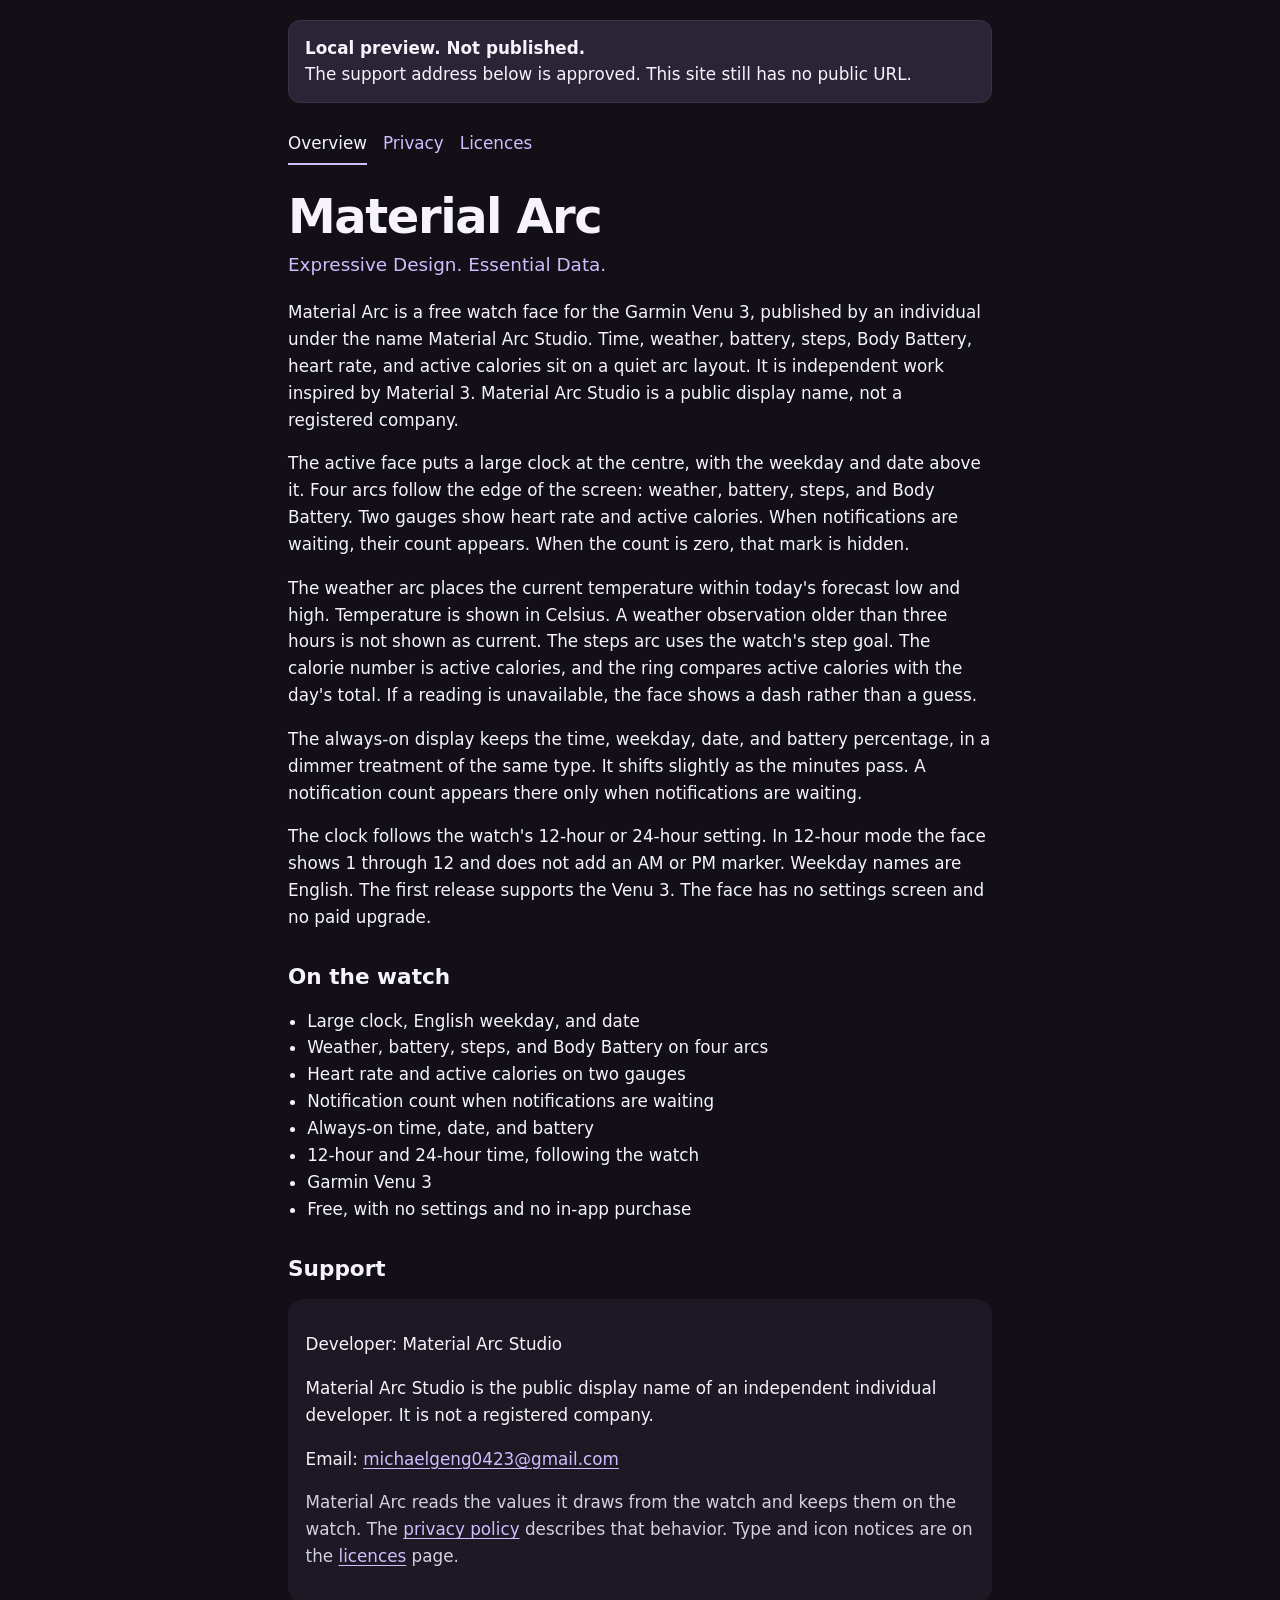
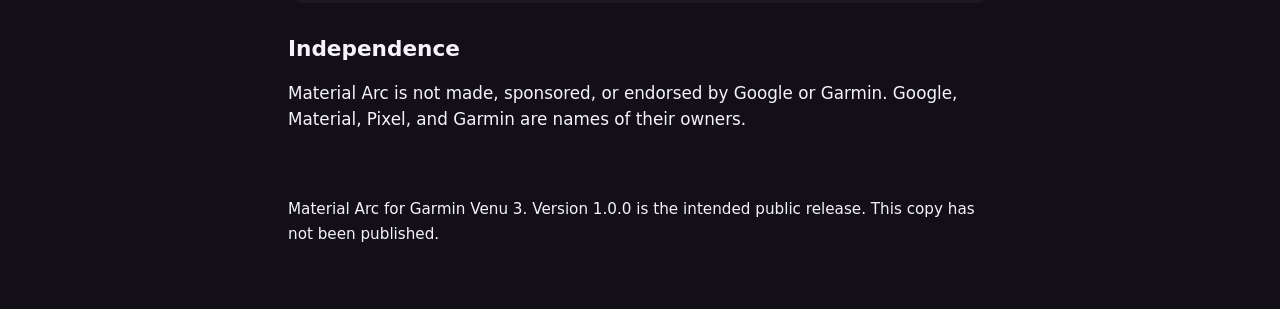
<file: index.html>
<!DOCTYPE html>
<html lang="en">
<head>
  <meta charset="utf-8">
  <meta name="viewport" content="width=device-width, initial-scale=1">
  <title>Material Arc</title>
  <meta name="description" content="Material Arc is a free watch face for the Garmin Venu 3. Independent work inspired by Material 3.">
  <link rel="stylesheet" href="style.css">
</head>
<body>
  <a class="skip" href="#content">Skip to content</a>
  <header>
    <p class="banner"><strong>Local preview. Not published.</strong> The support address below is approved. This site still has no public URL.</p>
    <nav aria-label="Pages">
      <ul>
        <li><a href="index.html" aria-current="page">Overview</a></li>
        <li><a href="privacy.html">Privacy</a></li>
        <li><a href="licenses.html">Licences</a></li>
      </ul>
    </nav>
  </header>
  <main id="content">
    <h1>Material Arc</h1>
    <p class="tagline">Expressive Design. Essential Data.</p>
    <p>Material Arc is a free watch face for the Garmin Venu 3, published by an individual under the name Material Arc Studio. Time, weather, battery, steps, Body Battery, heart rate, and active calories sit on a quiet arc layout. It is independent work inspired by Material 3. Material Arc Studio is a public display name, not a registered company.</p>
    <p>The active face puts a large clock at the centre, with the weekday and date above it. Four arcs follow the edge of the screen: weather, battery, steps, and Body Battery. Two gauges show heart rate and active calories. When notifications are waiting, their count appears. When the count is zero, that mark is hidden.</p>
    <p>The weather arc places the current temperature within today's forecast low and high. Temperature is shown in Celsius. A weather observation older than three hours is not shown as current. The steps arc uses the watch's step goal. The calorie number is active calories, and the ring compares active calories with the day's total. If a reading is unavailable, the face shows a dash rather than a guess.</p>
    <p>The always-on display keeps the time, weekday, date, and battery percentage, in a dimmer treatment of the same type. It shifts slightly as the minutes pass. A notification count appears there only when notifications are waiting.</p>
    <p>The clock follows the watch's 12-hour or 24-hour setting. In 12-hour mode the face shows 1 through 12 and does not add an AM or PM marker. Weekday names are English. The first release supports the Venu 3. The face has no settings screen and no paid upgrade.</p>
    <h2>On the watch</h2>
    <ul>
      <li>Large clock, English weekday, and date</li>
      <li>Weather, battery, steps, and Body Battery on four arcs</li>
      <li>Heart rate and active calories on two gauges</li>
      <li>Notification count when notifications are waiting</li>
      <li>Always-on time, date, and battery</li>
      <li>12-hour and 24-hour time, following the watch</li>
      <li>Garmin Venu 3</li>
      <li>Free, with no settings and no in-app purchase</li>
    </ul>
    <h2>Support</h2>
    <div class="card">
      <p>Developer: Material Arc Studio</p>
      <p>Material Arc Studio is the public display name of an independent individual developer. It is not a registered company.</p>
      <p>Email: <a href="mailto:michaelgeng0423@gmail.com">michaelgeng0423@gmail.com</a></p>
      <p class="note">Material Arc reads the values it draws from the watch and keeps them on the watch. The <a href="privacy.html">privacy policy</a> describes that behavior. Type and icon notices are on the <a href="licenses.html">licences</a> page.</p>
    </div>
    <h2>Independence</h2>
    <p>Material Arc is not made, sponsored, or endorsed by Google or Garmin. Google, Material, Pixel, and Garmin are names of their owners.</p>
  </main>
  <footer>
    <p>Material Arc for Garmin Venu 3. Version 1.0.0 is the intended public release. This copy has not been published.</p>
  </footer>
</body>
</html>
</file>
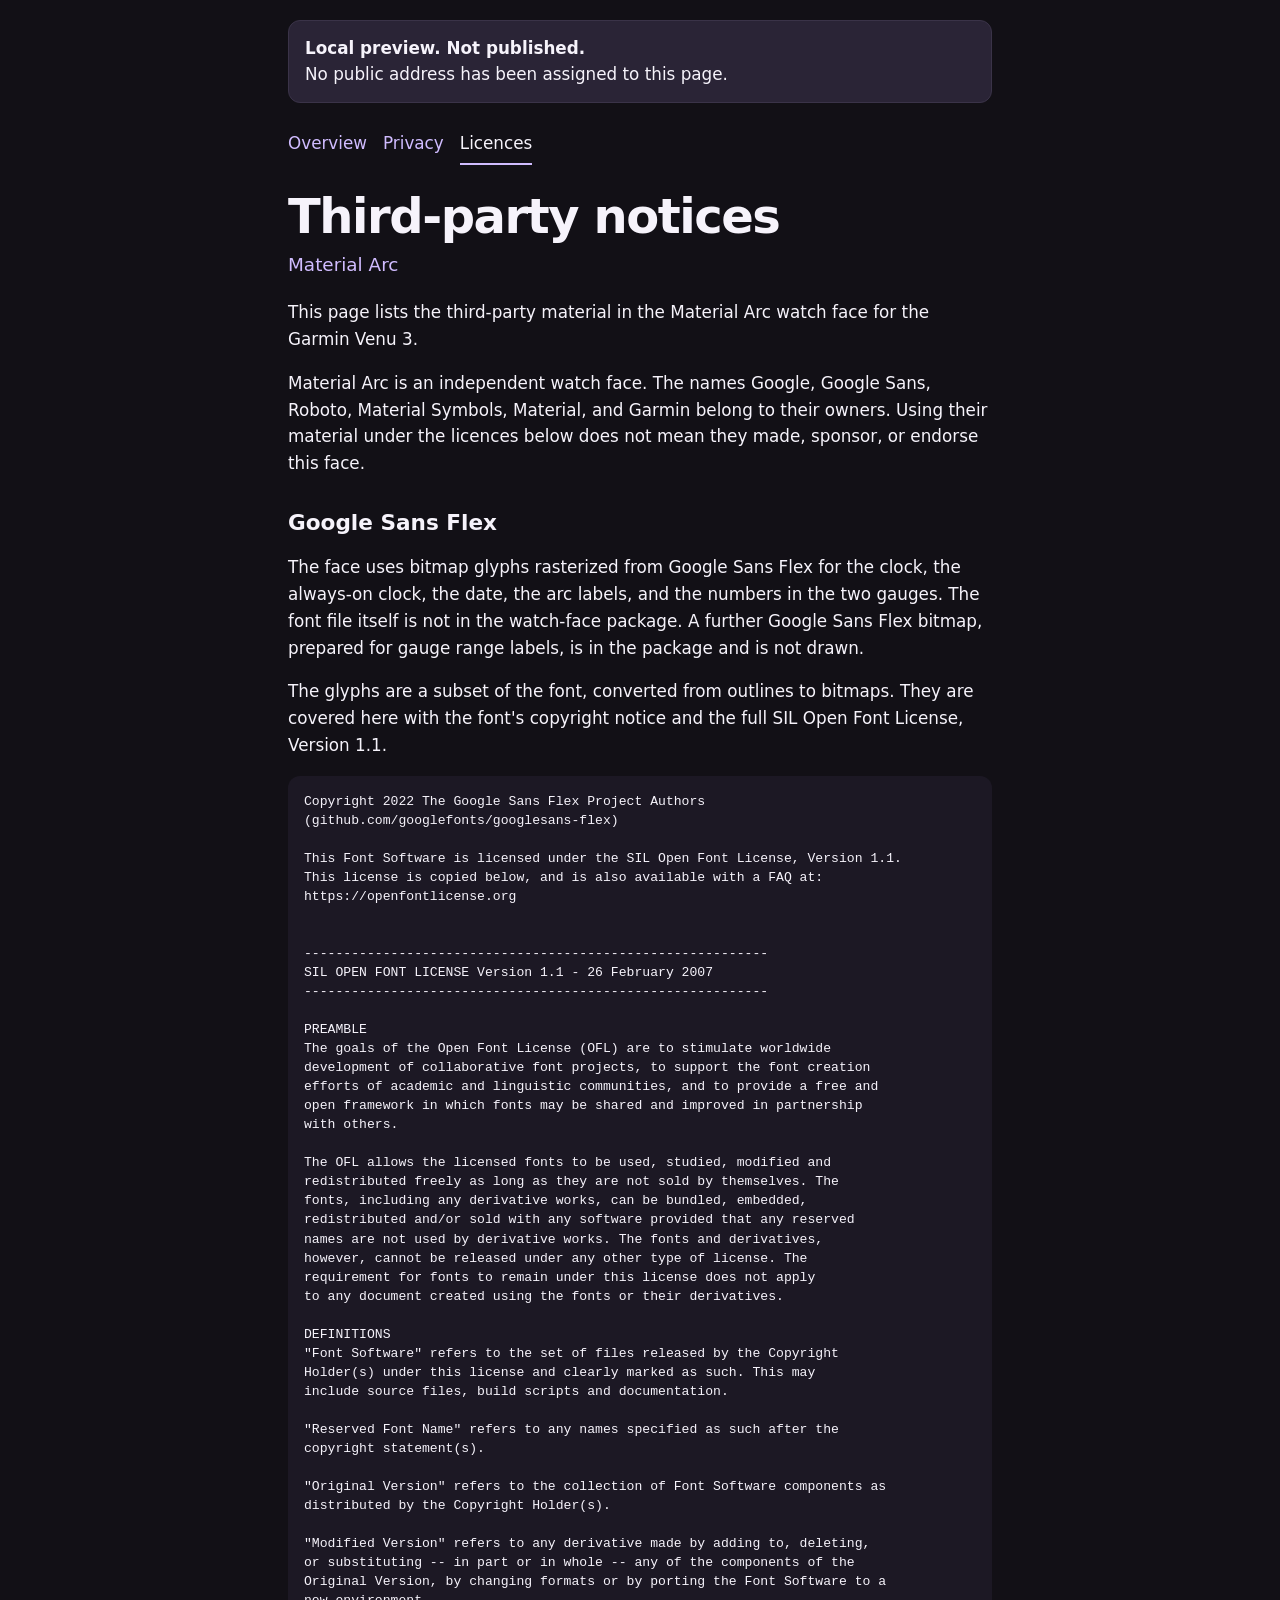
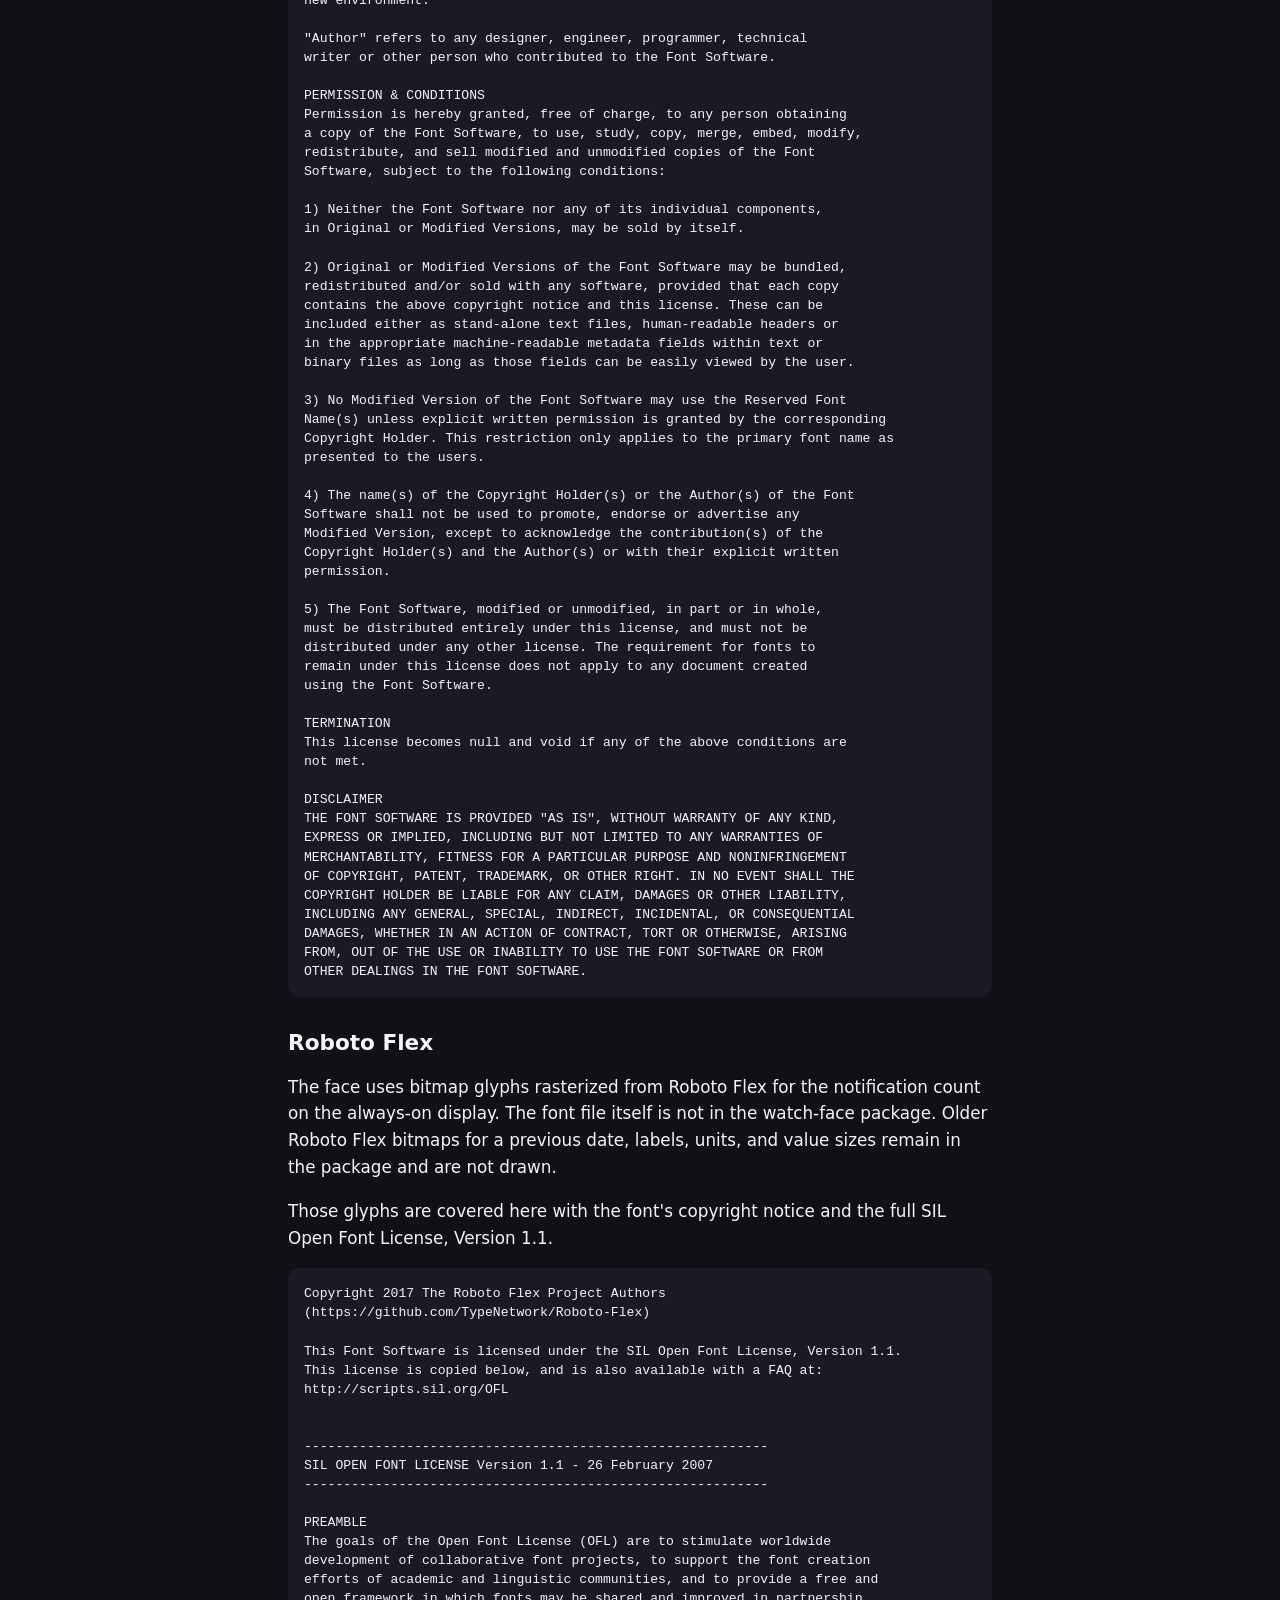
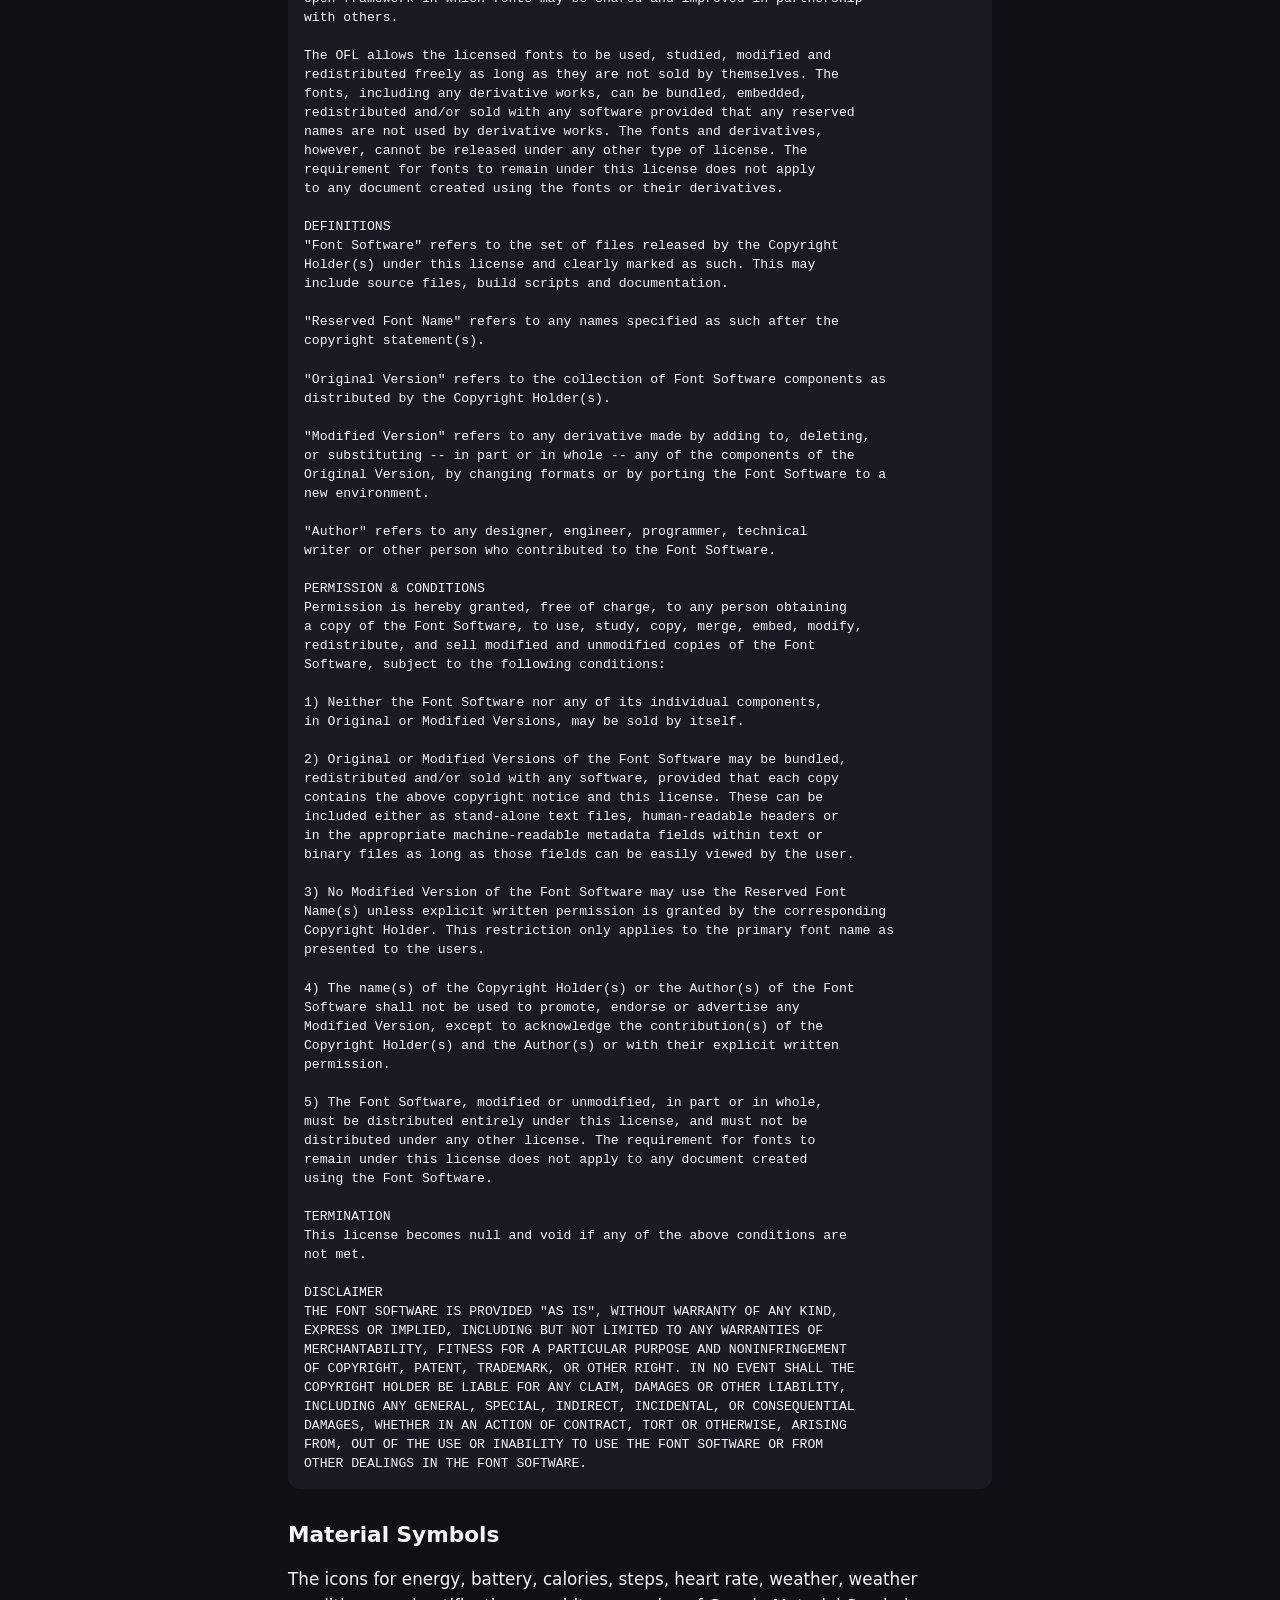
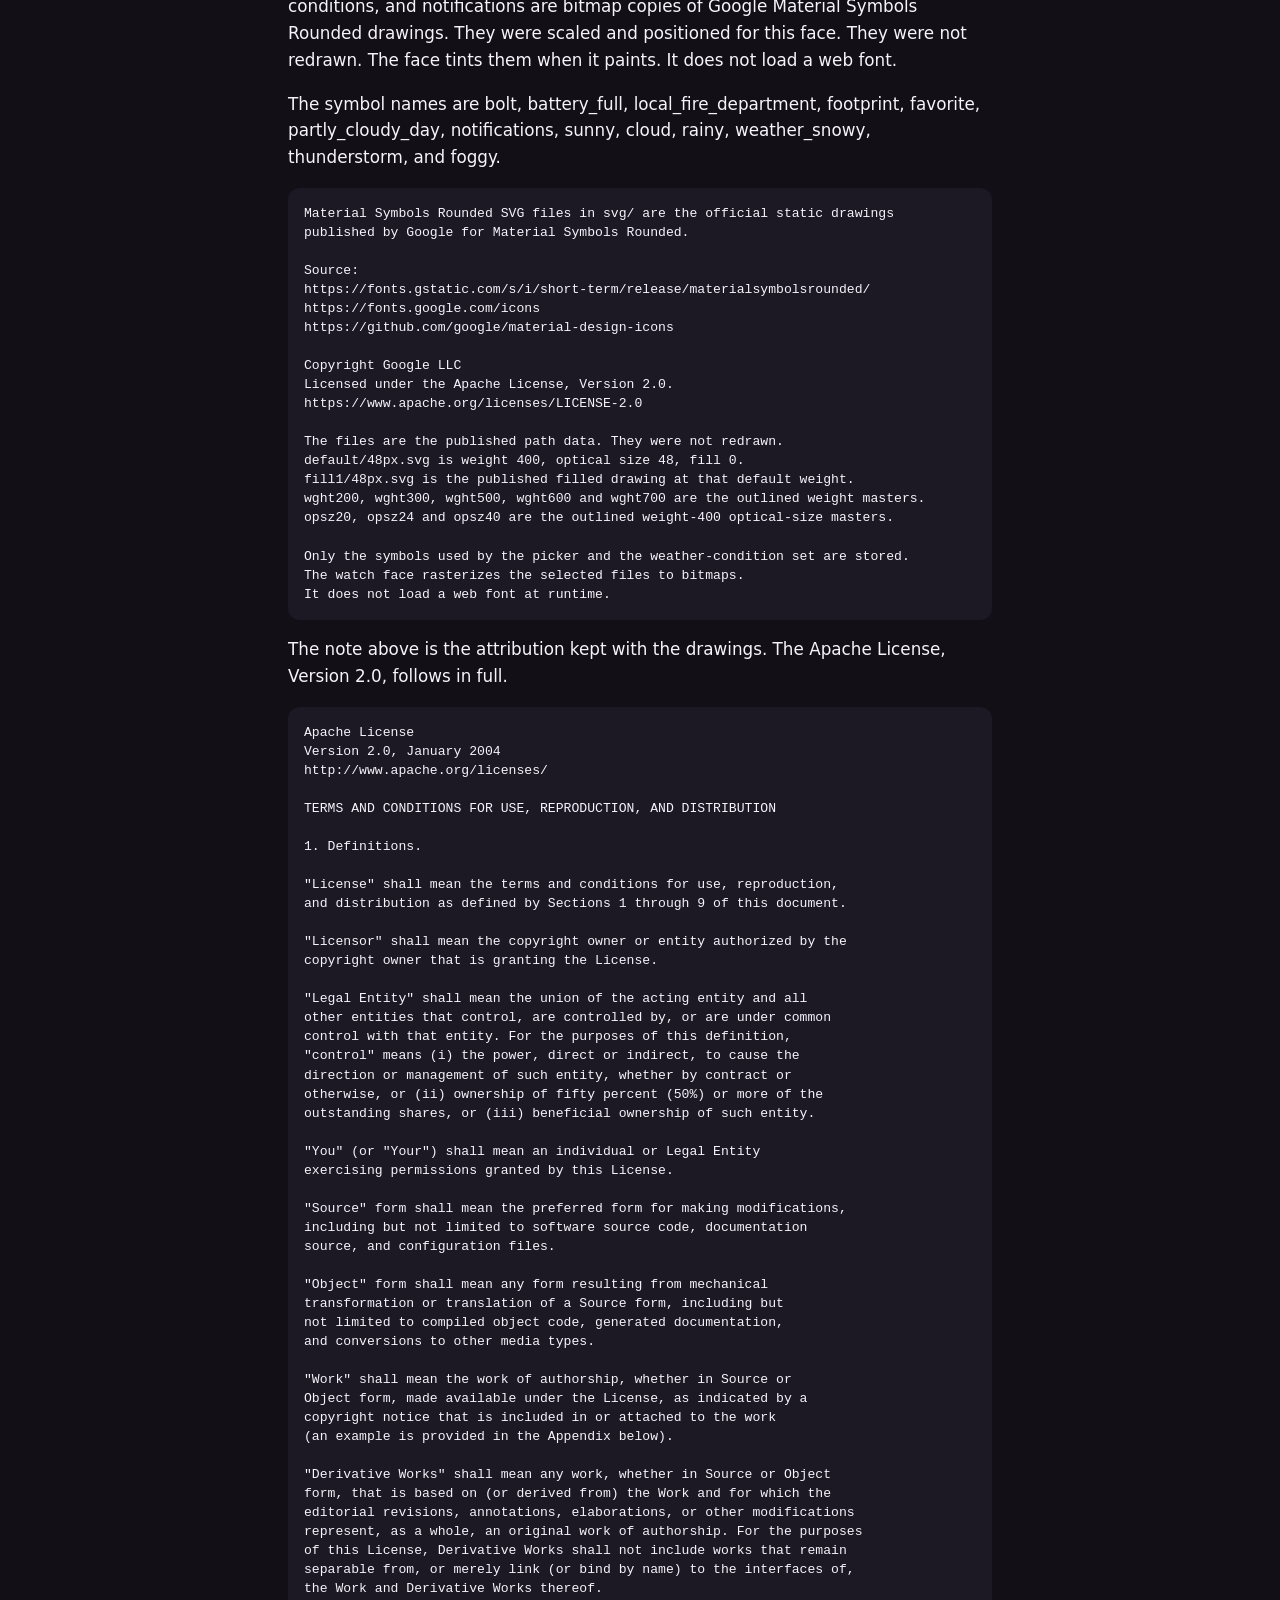
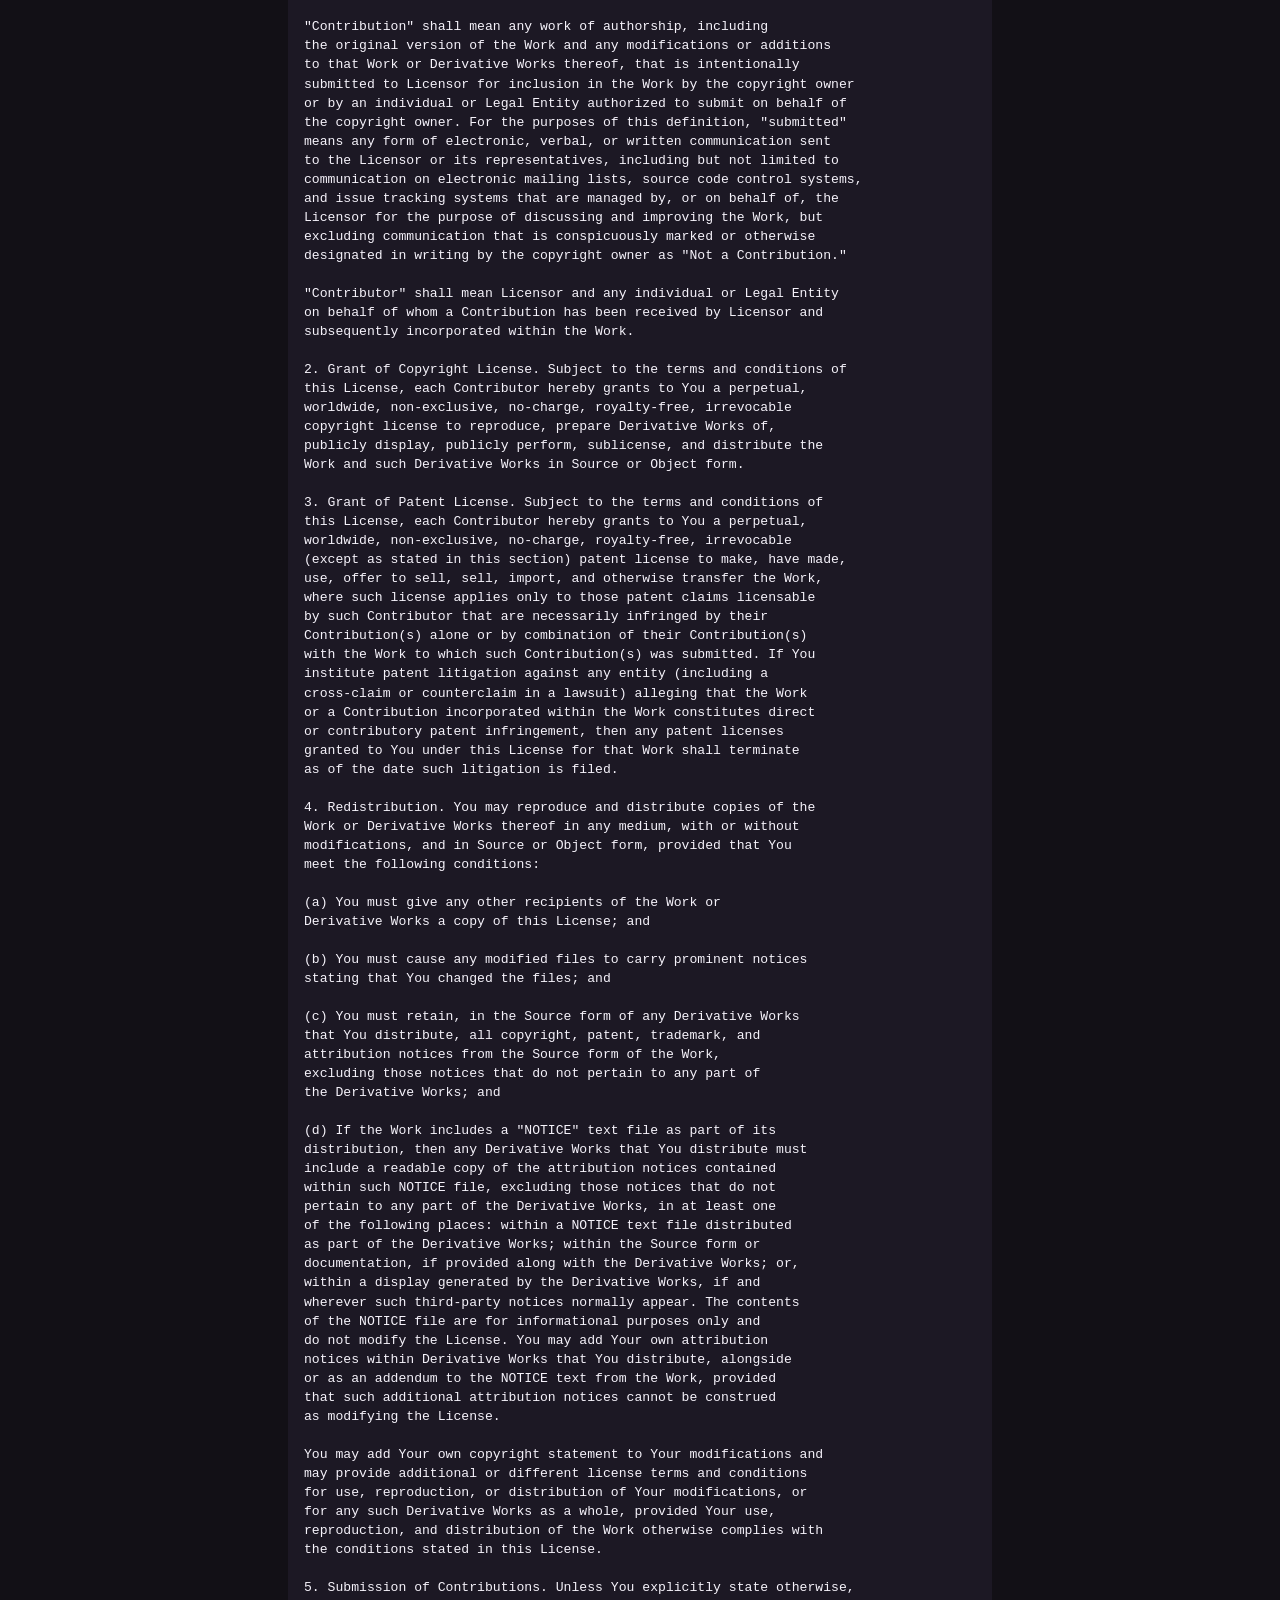
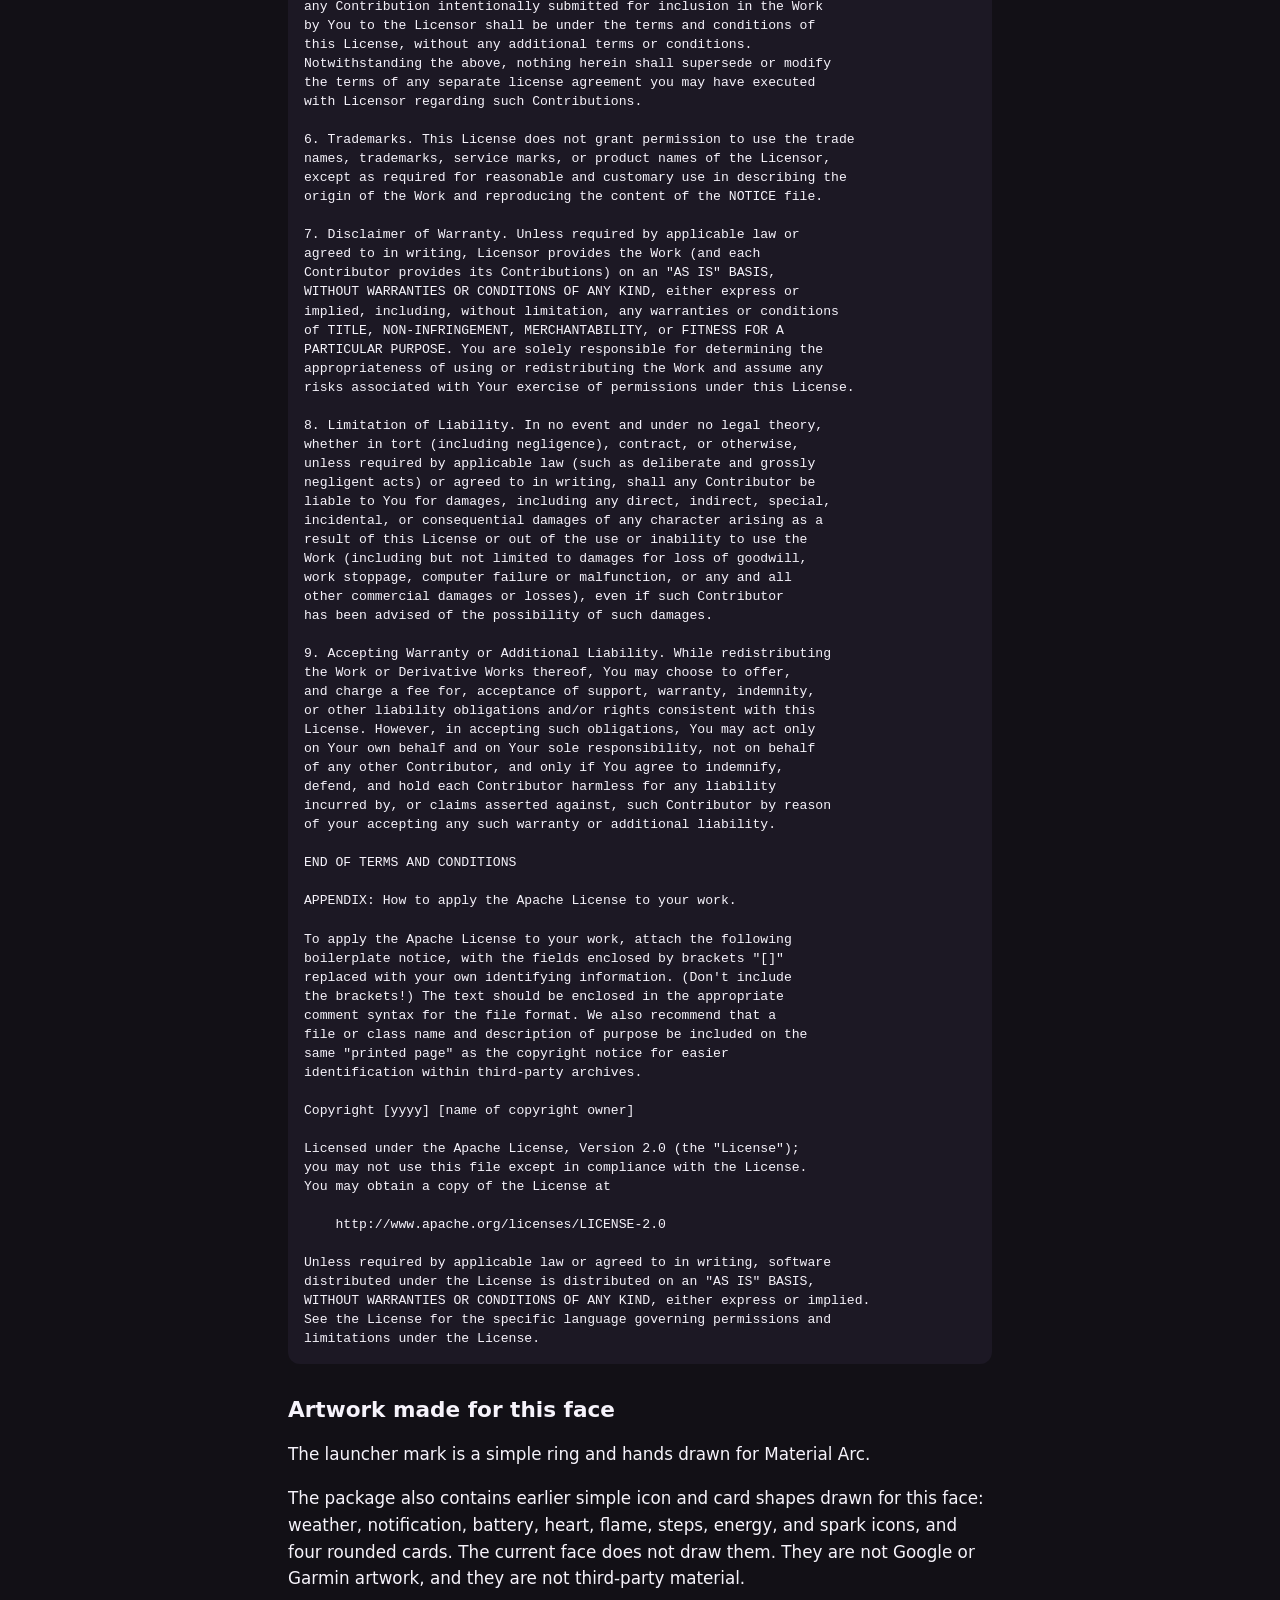
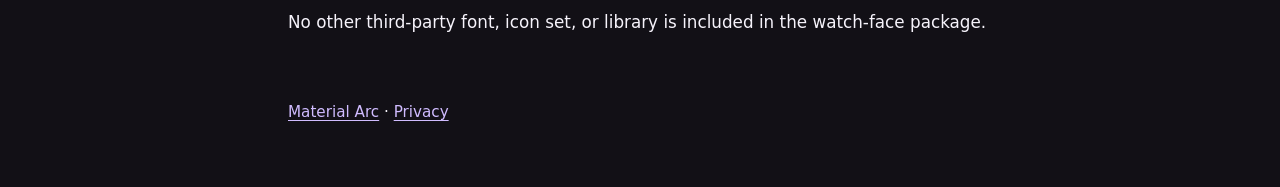
<file: licenses.html>
<!DOCTYPE html>
<html lang="en">
<head>
  <meta charset="utf-8">
  <meta name="viewport" content="width=device-width, initial-scale=1">
  <title>Licences — Material Arc</title>
  <meta name="description" content="Third-party copyright and licence notices for Material Arc.">
  <link rel="stylesheet" href="style.css">
</head>
<body>
  <a class="skip" href="#content">Skip to content</a>
  <header>
    <p class="banner"><strong>Local preview. Not published.</strong> No public address has been assigned to this page.</p>
    <nav aria-label="Pages">
      <ul>
        <li><a href="index.html">Overview</a></li>
        <li><a href="privacy.html">Privacy</a></li>
        <li><a href="licenses.html" aria-current="page">Licences</a></li>
      </ul>
    </nav>
  </header>
  <main id="content">
    <h1>Third-party notices</h1>
    <p class="tagline">Material Arc</p>
    <p>This page lists the third-party material in the Material Arc watch face for the Garmin Venu 3.</p>
    <p>Material Arc is an independent watch face. The names Google, Google Sans, Roboto, Material Symbols, Material, and Garmin belong to their owners. Using their material under the licences below does not mean they made, sponsor, or endorse this face.</p>

    <h2>Google Sans Flex</h2>
    <p>The face uses bitmap glyphs rasterized from Google Sans Flex for the clock, the always-on clock, the date, the arc labels, and the numbers in the two gauges. The font file itself is not in the watch-face package. A further Google Sans Flex bitmap, prepared for gauge range labels, is in the package and is not drawn.</p>
    <p>The glyphs are a subset of the font, converted from outlines to bitmaps. They are covered here with the font's copyright notice and the full SIL Open Font License, Version 1.1.</p>
    <pre class="licence">Copyright 2022 The Google Sans Flex Project Authors (github.com/googlefonts/googlesans-flex)

This Font Software is licensed under the SIL Open Font License, Version 1.1.
This license is copied below, and is also available with a FAQ at:
https://openfontlicense.org


-----------------------------------------------------------
SIL OPEN FONT LICENSE Version 1.1 - 26 February 2007
-----------------------------------------------------------

PREAMBLE
The goals of the Open Font License (OFL) are to stimulate worldwide
development of collaborative font projects, to support the font creation
efforts of academic and linguistic communities, and to provide a free and
open framework in which fonts may be shared and improved in partnership
with others.

The OFL allows the licensed fonts to be used, studied, modified and
redistributed freely as long as they are not sold by themselves. The
fonts, including any derivative works, can be bundled, embedded, 
redistributed and/or sold with any software provided that any reserved
names are not used by derivative works. The fonts and derivatives,
however, cannot be released under any other type of license. The
requirement for fonts to remain under this license does not apply
to any document created using the fonts or their derivatives.

DEFINITIONS
&quot;Font Software&quot; refers to the set of files released by the Copyright
Holder(s) under this license and clearly marked as such. This may
include source files, build scripts and documentation.

&quot;Reserved Font Name&quot; refers to any names specified as such after the
copyright statement(s).

&quot;Original Version&quot; refers to the collection of Font Software components as
distributed by the Copyright Holder(s).

&quot;Modified Version&quot; refers to any derivative made by adding to, deleting,
or substituting -- in part or in whole -- any of the components of the
Original Version, by changing formats or by porting the Font Software to a
new environment.

&quot;Author&quot; refers to any designer, engineer, programmer, technical
writer or other person who contributed to the Font Software.

PERMISSION &amp; CONDITIONS
Permission is hereby granted, free of charge, to any person obtaining
a copy of the Font Software, to use, study, copy, merge, embed, modify,
redistribute, and sell modified and unmodified copies of the Font
Software, subject to the following conditions:

1) Neither the Font Software nor any of its individual components,
in Original or Modified Versions, may be sold by itself.

2) Original or Modified Versions of the Font Software may be bundled,
redistributed and/or sold with any software, provided that each copy
contains the above copyright notice and this license. These can be
included either as stand-alone text files, human-readable headers or
in the appropriate machine-readable metadata fields within text or
binary files as long as those fields can be easily viewed by the user.

3) No Modified Version of the Font Software may use the Reserved Font
Name(s) unless explicit written permission is granted by the corresponding
Copyright Holder. This restriction only applies to the primary font name as
presented to the users.

4) The name(s) of the Copyright Holder(s) or the Author(s) of the Font
Software shall not be used to promote, endorse or advertise any
Modified Version, except to acknowledge the contribution(s) of the
Copyright Holder(s) and the Author(s) or with their explicit written
permission.

5) The Font Software, modified or unmodified, in part or in whole,
must be distributed entirely under this license, and must not be
distributed under any other license. The requirement for fonts to
remain under this license does not apply to any document created
using the Font Software.

TERMINATION
This license becomes null and void if any of the above conditions are
not met.

DISCLAIMER
THE FONT SOFTWARE IS PROVIDED &quot;AS IS&quot;, WITHOUT WARRANTY OF ANY KIND,
EXPRESS OR IMPLIED, INCLUDING BUT NOT LIMITED TO ANY WARRANTIES OF
MERCHANTABILITY, FITNESS FOR A PARTICULAR PURPOSE AND NONINFRINGEMENT
OF COPYRIGHT, PATENT, TRADEMARK, OR OTHER RIGHT. IN NO EVENT SHALL THE
COPYRIGHT HOLDER BE LIABLE FOR ANY CLAIM, DAMAGES OR OTHER LIABILITY,
INCLUDING ANY GENERAL, SPECIAL, INDIRECT, INCIDENTAL, OR CONSEQUENTIAL
DAMAGES, WHETHER IN AN ACTION OF CONTRACT, TORT OR OTHERWISE, ARISING
FROM, OUT OF THE USE OR INABILITY TO USE THE FONT SOFTWARE OR FROM
OTHER DEALINGS IN THE FONT SOFTWARE.</pre>

    <h2>Roboto Flex</h2>
    <p>The face uses bitmap glyphs rasterized from Roboto Flex for the notification count on the always-on display. The font file itself is not in the watch-face package. Older Roboto Flex bitmaps for a previous date, labels, units, and value sizes remain in the package and are not drawn.</p>
    <p>Those glyphs are covered here with the font's copyright notice and the full SIL Open Font License, Version 1.1.</p>
    <pre class="licence">Copyright 2017 The Roboto Flex Project Authors (https://github.com/TypeNetwork/Roboto-Flex)

This Font Software is licensed under the SIL Open Font License, Version 1.1.
This license is copied below, and is also available with a FAQ at:
http://scripts.sil.org/OFL


-----------------------------------------------------------
SIL OPEN FONT LICENSE Version 1.1 - 26 February 2007
-----------------------------------------------------------

PREAMBLE
The goals of the Open Font License (OFL) are to stimulate worldwide
development of collaborative font projects, to support the font creation
efforts of academic and linguistic communities, and to provide a free and
open framework in which fonts may be shared and improved in partnership
with others.

The OFL allows the licensed fonts to be used, studied, modified and
redistributed freely as long as they are not sold by themselves. The
fonts, including any derivative works, can be bundled, embedded, 
redistributed and/or sold with any software provided that any reserved
names are not used by derivative works. The fonts and derivatives,
however, cannot be released under any other type of license. The
requirement for fonts to remain under this license does not apply
to any document created using the fonts or their derivatives.

DEFINITIONS
&quot;Font Software&quot; refers to the set of files released by the Copyright
Holder(s) under this license and clearly marked as such. This may
include source files, build scripts and documentation.

&quot;Reserved Font Name&quot; refers to any names specified as such after the
copyright statement(s).

&quot;Original Version&quot; refers to the collection of Font Software components as
distributed by the Copyright Holder(s).

&quot;Modified Version&quot; refers to any derivative made by adding to, deleting,
or substituting -- in part or in whole -- any of the components of the
Original Version, by changing formats or by porting the Font Software to a
new environment.

&quot;Author&quot; refers to any designer, engineer, programmer, technical
writer or other person who contributed to the Font Software.

PERMISSION &amp; CONDITIONS
Permission is hereby granted, free of charge, to any person obtaining
a copy of the Font Software, to use, study, copy, merge, embed, modify,
redistribute, and sell modified and unmodified copies of the Font
Software, subject to the following conditions:

1) Neither the Font Software nor any of its individual components,
in Original or Modified Versions, may be sold by itself.

2) Original or Modified Versions of the Font Software may be bundled,
redistributed and/or sold with any software, provided that each copy
contains the above copyright notice and this license. These can be
included either as stand-alone text files, human-readable headers or
in the appropriate machine-readable metadata fields within text or
binary files as long as those fields can be easily viewed by the user.

3) No Modified Version of the Font Software may use the Reserved Font
Name(s) unless explicit written permission is granted by the corresponding
Copyright Holder. This restriction only applies to the primary font name as
presented to the users.

4) The name(s) of the Copyright Holder(s) or the Author(s) of the Font
Software shall not be used to promote, endorse or advertise any
Modified Version, except to acknowledge the contribution(s) of the
Copyright Holder(s) and the Author(s) or with their explicit written
permission.

5) The Font Software, modified or unmodified, in part or in whole,
must be distributed entirely under this license, and must not be
distributed under any other license. The requirement for fonts to
remain under this license does not apply to any document created
using the Font Software.

TERMINATION
This license becomes null and void if any of the above conditions are
not met.

DISCLAIMER
THE FONT SOFTWARE IS PROVIDED &quot;AS IS&quot;, WITHOUT WARRANTY OF ANY KIND,
EXPRESS OR IMPLIED, INCLUDING BUT NOT LIMITED TO ANY WARRANTIES OF
MERCHANTABILITY, FITNESS FOR A PARTICULAR PURPOSE AND NONINFRINGEMENT
OF COPYRIGHT, PATENT, TRADEMARK, OR OTHER RIGHT. IN NO EVENT SHALL THE
COPYRIGHT HOLDER BE LIABLE FOR ANY CLAIM, DAMAGES OR OTHER LIABILITY,
INCLUDING ANY GENERAL, SPECIAL, INDIRECT, INCIDENTAL, OR CONSEQUENTIAL
DAMAGES, WHETHER IN AN ACTION OF CONTRACT, TORT OR OTHERWISE, ARISING
FROM, OUT OF THE USE OR INABILITY TO USE THE FONT SOFTWARE OR FROM
OTHER DEALINGS IN THE FONT SOFTWARE.</pre>

    <h2>Material Symbols</h2>
    <p>The icons for energy, battery, calories, steps, heart rate, weather, weather conditions, and notifications are bitmap copies of Google Material Symbols Rounded drawings. They were scaled and positioned for this face. They were not redrawn. The face tints them when it paints. It does not load a web font.</p>
    <p>The symbol names are bolt, battery_full, local_fire_department, footprint, favorite, partly_cloudy_day, notifications, sunny, cloud, rainy, weather_snowy, thunderstorm, and foggy.</p>
    <pre class="licence">Material Symbols Rounded SVG files in svg/ are the official static drawings
published by Google for Material Symbols Rounded.

Source:
https://fonts.gstatic.com/s/i/short-term/release/materialsymbolsrounded/
https://fonts.google.com/icons
https://github.com/google/material-design-icons

Copyright Google LLC
Licensed under the Apache License, Version 2.0.
https://www.apache.org/licenses/LICENSE-2.0

The files are the published path data. They were not redrawn.
default/48px.svg is weight 400, optical size 48, fill 0.
fill1/48px.svg is the published filled drawing at that default weight.
wght200, wght300, wght500, wght600 and wght700 are the outlined weight masters.
opsz20, opsz24 and opsz40 are the outlined weight-400 optical-size masters.

Only the symbols used by the picker and the weather-condition set are stored.
The watch face rasterizes the selected files to bitmaps.
It does not load a web font at runtime.</pre>
    <p>The note above is the attribution kept with the drawings. The Apache License, Version 2.0, follows in full.</p>
    <pre class="licence">Apache License
Version 2.0, January 2004
http://www.apache.org/licenses/

TERMS AND CONDITIONS FOR USE, REPRODUCTION, AND DISTRIBUTION

1. Definitions.

&quot;License&quot; shall mean the terms and conditions for use, reproduction,
and distribution as defined by Sections 1 through 9 of this document.

&quot;Licensor&quot; shall mean the copyright owner or entity authorized by the
copyright owner that is granting the License.

&quot;Legal Entity&quot; shall mean the union of the acting entity and all
other entities that control, are controlled by, or are under common
control with that entity. For the purposes of this definition,
&quot;control&quot; means (i) the power, direct or indirect, to cause the
direction or management of such entity, whether by contract or
otherwise, or (ii) ownership of fifty percent (50%) or more of the
outstanding shares, or (iii) beneficial ownership of such entity.

&quot;You&quot; (or &quot;Your&quot;) shall mean an individual or Legal Entity
exercising permissions granted by this License.

&quot;Source&quot; form shall mean the preferred form for making modifications,
including but not limited to software source code, documentation
source, and configuration files.

&quot;Object&quot; form shall mean any form resulting from mechanical
transformation or translation of a Source form, including but
not limited to compiled object code, generated documentation,
and conversions to other media types.

&quot;Work&quot; shall mean the work of authorship, whether in Source or
Object form, made available under the License, as indicated by a
copyright notice that is included in or attached to the work
(an example is provided in the Appendix below).

&quot;Derivative Works&quot; shall mean any work, whether in Source or Object
form, that is based on (or derived from) the Work and for which the
editorial revisions, annotations, elaborations, or other modifications
represent, as a whole, an original work of authorship. For the purposes
of this License, Derivative Works shall not include works that remain
separable from, or merely link (or bind by name) to the interfaces of,
the Work and Derivative Works thereof.

&quot;Contribution&quot; shall mean any work of authorship, including
the original version of the Work and any modifications or additions
to that Work or Derivative Works thereof, that is intentionally
submitted to Licensor for inclusion in the Work by the copyright owner
or by an individual or Legal Entity authorized to submit on behalf of
the copyright owner. For the purposes of this definition, &quot;submitted&quot;
means any form of electronic, verbal, or written communication sent
to the Licensor or its representatives, including but not limited to
communication on electronic mailing lists, source code control systems,
and issue tracking systems that are managed by, or on behalf of, the
Licensor for the purpose of discussing and improving the Work, but
excluding communication that is conspicuously marked or otherwise
designated in writing by the copyright owner as &quot;Not a Contribution.&quot;

&quot;Contributor&quot; shall mean Licensor and any individual or Legal Entity
on behalf of whom a Contribution has been received by Licensor and
subsequently incorporated within the Work.

2. Grant of Copyright License. Subject to the terms and conditions of
this License, each Contributor hereby grants to You a perpetual,
worldwide, non-exclusive, no-charge, royalty-free, irrevocable
copyright license to reproduce, prepare Derivative Works of,
publicly display, publicly perform, sublicense, and distribute the
Work and such Derivative Works in Source or Object form.

3. Grant of Patent License. Subject to the terms and conditions of
this License, each Contributor hereby grants to You a perpetual,
worldwide, non-exclusive, no-charge, royalty-free, irrevocable
(except as stated in this section) patent license to make, have made,
use, offer to sell, sell, import, and otherwise transfer the Work,
where such license applies only to those patent claims licensable
by such Contributor that are necessarily infringed by their
Contribution(s) alone or by combination of their Contribution(s)
with the Work to which such Contribution(s) was submitted. If You
institute patent litigation against any entity (including a
cross-claim or counterclaim in a lawsuit) alleging that the Work
or a Contribution incorporated within the Work constitutes direct
or contributory patent infringement, then any patent licenses
granted to You under this License for that Work shall terminate
as of the date such litigation is filed.

4. Redistribution. You may reproduce and distribute copies of the
Work or Derivative Works thereof in any medium, with or without
modifications, and in Source or Object form, provided that You
meet the following conditions:

(a) You must give any other recipients of the Work or
Derivative Works a copy of this License; and

(b) You must cause any modified files to carry prominent notices
stating that You changed the files; and

(c) You must retain, in the Source form of any Derivative Works
that You distribute, all copyright, patent, trademark, and
attribution notices from the Source form of the Work,
excluding those notices that do not pertain to any part of
the Derivative Works; and

(d) If the Work includes a &quot;NOTICE&quot; text file as part of its
distribution, then any Derivative Works that You distribute must
include a readable copy of the attribution notices contained
within such NOTICE file, excluding those notices that do not
pertain to any part of the Derivative Works, in at least one
of the following places: within a NOTICE text file distributed
as part of the Derivative Works; within the Source form or
documentation, if provided along with the Derivative Works; or,
within a display generated by the Derivative Works, if and
wherever such third-party notices normally appear. The contents
of the NOTICE file are for informational purposes only and
do not modify the License. You may add Your own attribution
notices within Derivative Works that You distribute, alongside
or as an addendum to the NOTICE text from the Work, provided
that such additional attribution notices cannot be construed
as modifying the License.

You may add Your own copyright statement to Your modifications and
may provide additional or different license terms and conditions
for use, reproduction, or distribution of Your modifications, or
for any such Derivative Works as a whole, provided Your use,
reproduction, and distribution of the Work otherwise complies with
the conditions stated in this License.

5. Submission of Contributions. Unless You explicitly state otherwise,
any Contribution intentionally submitted for inclusion in the Work
by You to the Licensor shall be under the terms and conditions of
this License, without any additional terms or conditions.
Notwithstanding the above, nothing herein shall supersede or modify
the terms of any separate license agreement you may have executed
with Licensor regarding such Contributions.

6. Trademarks. This License does not grant permission to use the trade
names, trademarks, service marks, or product names of the Licensor,
except as required for reasonable and customary use in describing the
origin of the Work and reproducing the content of the NOTICE file.

7. Disclaimer of Warranty. Unless required by applicable law or
agreed to in writing, Licensor provides the Work (and each
Contributor provides its Contributions) on an &quot;AS IS&quot; BASIS,
WITHOUT WARRANTIES OR CONDITIONS OF ANY KIND, either express or
implied, including, without limitation, any warranties or conditions
of TITLE, NON-INFRINGEMENT, MERCHANTABILITY, or FITNESS FOR A
PARTICULAR PURPOSE. You are solely responsible for determining the
appropriateness of using or redistributing the Work and assume any
risks associated with Your exercise of permissions under this License.

8. Limitation of Liability. In no event and under no legal theory,
whether in tort (including negligence), contract, or otherwise,
unless required by applicable law (such as deliberate and grossly
negligent acts) or agreed to in writing, shall any Contributor be
liable to You for damages, including any direct, indirect, special,
incidental, or consequential damages of any character arising as a
result of this License or out of the use or inability to use the
Work (including but not limited to damages for loss of goodwill,
work stoppage, computer failure or malfunction, or any and all
other commercial damages or losses), even if such Contributor
has been advised of the possibility of such damages.

9. Accepting Warranty or Additional Liability. While redistributing
the Work or Derivative Works thereof, You may choose to offer,
and charge a fee for, acceptance of support, warranty, indemnity,
or other liability obligations and/or rights consistent with this
License. However, in accepting such obligations, You may act only
on Your own behalf and on Your sole responsibility, not on behalf
of any other Contributor, and only if You agree to indemnify,
defend, and hold each Contributor harmless for any liability
incurred by, or claims asserted against, such Contributor by reason
of your accepting any such warranty or additional liability.

END OF TERMS AND CONDITIONS

APPENDIX: How to apply the Apache License to your work.

To apply the Apache License to your work, attach the following
boilerplate notice, with the fields enclosed by brackets &quot;[]&quot;
replaced with your own identifying information. (Don&#x27;t include
the brackets!) The text should be enclosed in the appropriate
comment syntax for the file format. We also recommend that a
file or class name and description of purpose be included on the
same &quot;printed page&quot; as the copyright notice for easier
identification within third-party archives.

Copyright [yyyy] [name of copyright owner]

Licensed under the Apache License, Version 2.0 (the &quot;License&quot;);
you may not use this file except in compliance with the License.
You may obtain a copy of the License at

    http://www.apache.org/licenses/LICENSE-2.0

Unless required by applicable law or agreed to in writing, software
distributed under the License is distributed on an &quot;AS IS&quot; BASIS,
WITHOUT WARRANTIES OR CONDITIONS OF ANY KIND, either express or implied.
See the License for the specific language governing permissions and
limitations under the License.</pre>

    <h2>Artwork made for this face</h2>
    <p>The launcher mark is a simple ring and hands drawn for Material Arc.</p>
    <p>The package also contains earlier simple icon and card shapes drawn for this face: weather, notification, battery, heart, flame, steps, energy, and spark icons, and four rounded cards. The current face does not draw them. They are not Google or Garmin artwork, and they are not third-party material.</p>
    <p>No other third-party font, icon set, or library is included in the watch-face package.</p>
  </main>
  <footer>
    <p><a href="index.html">Material Arc</a> · <a href="privacy.html">Privacy</a></p>
  </footer>
</body>
</html>
</file>
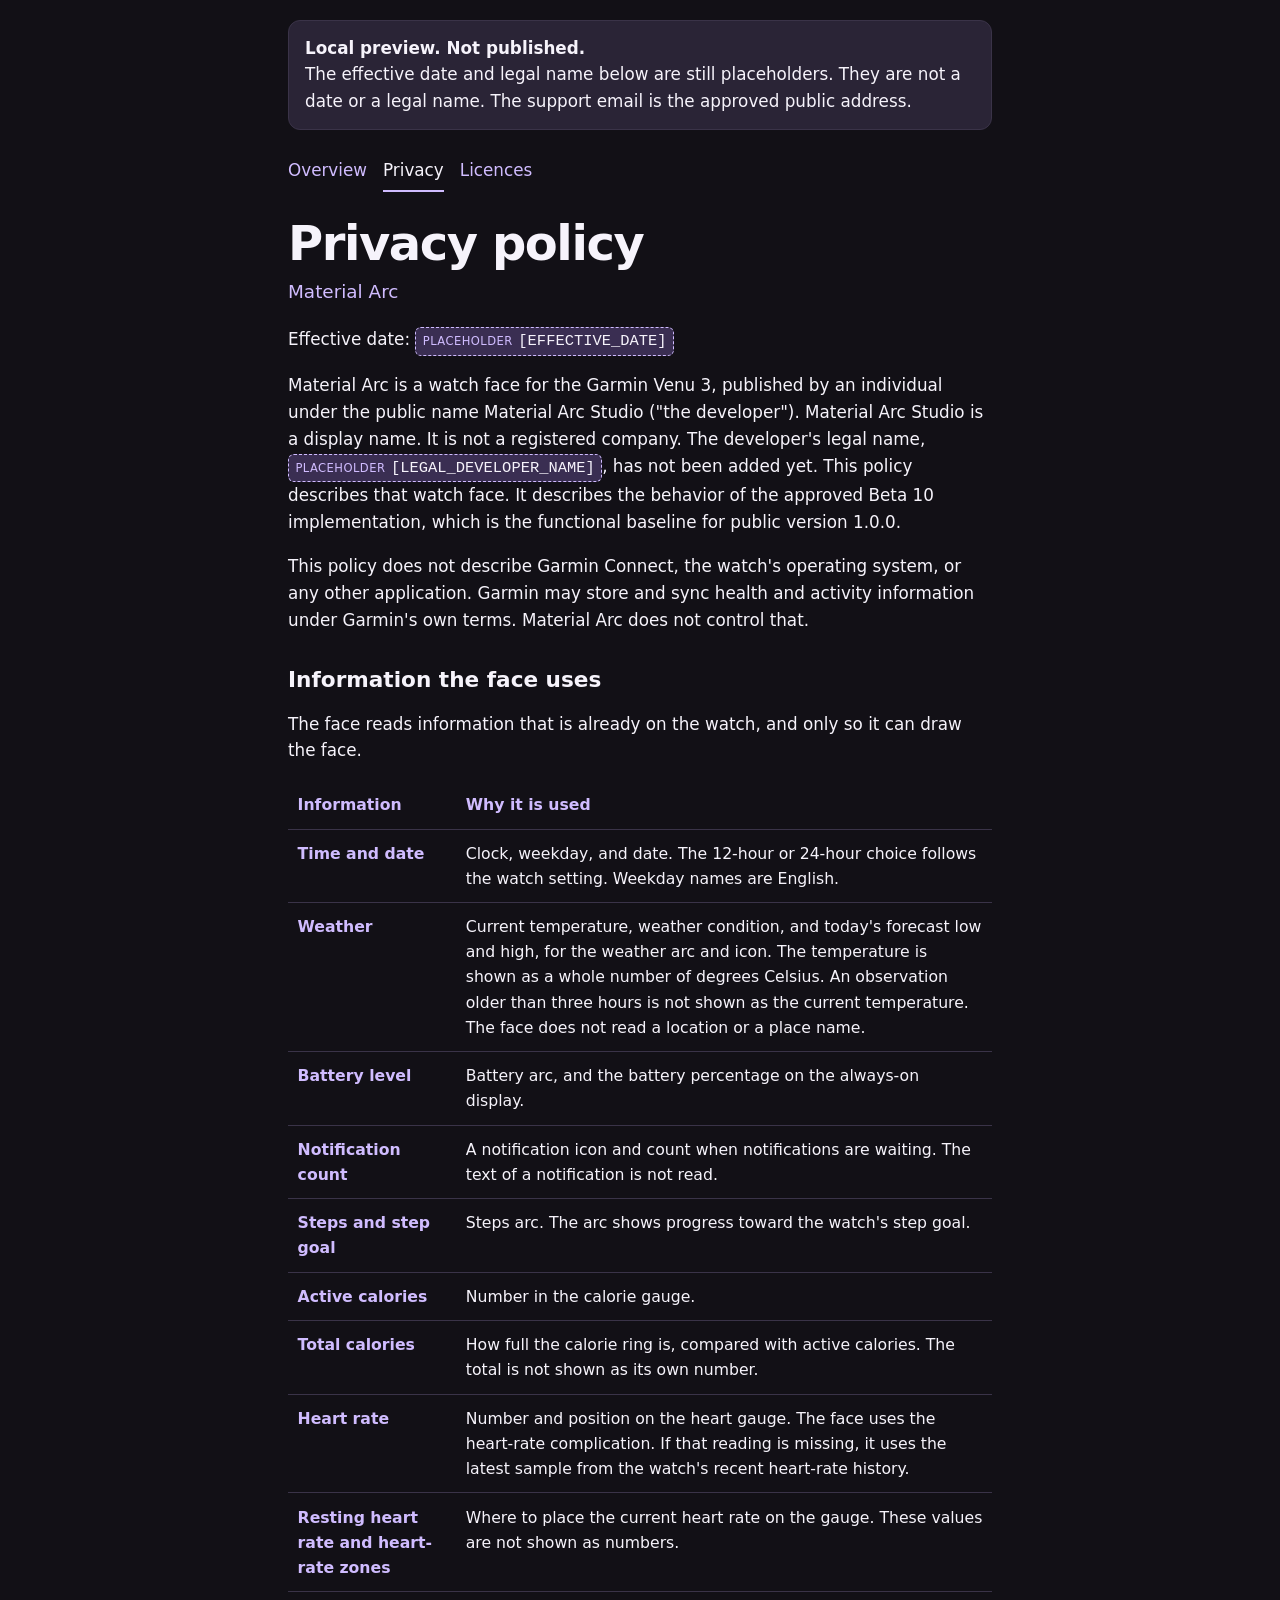
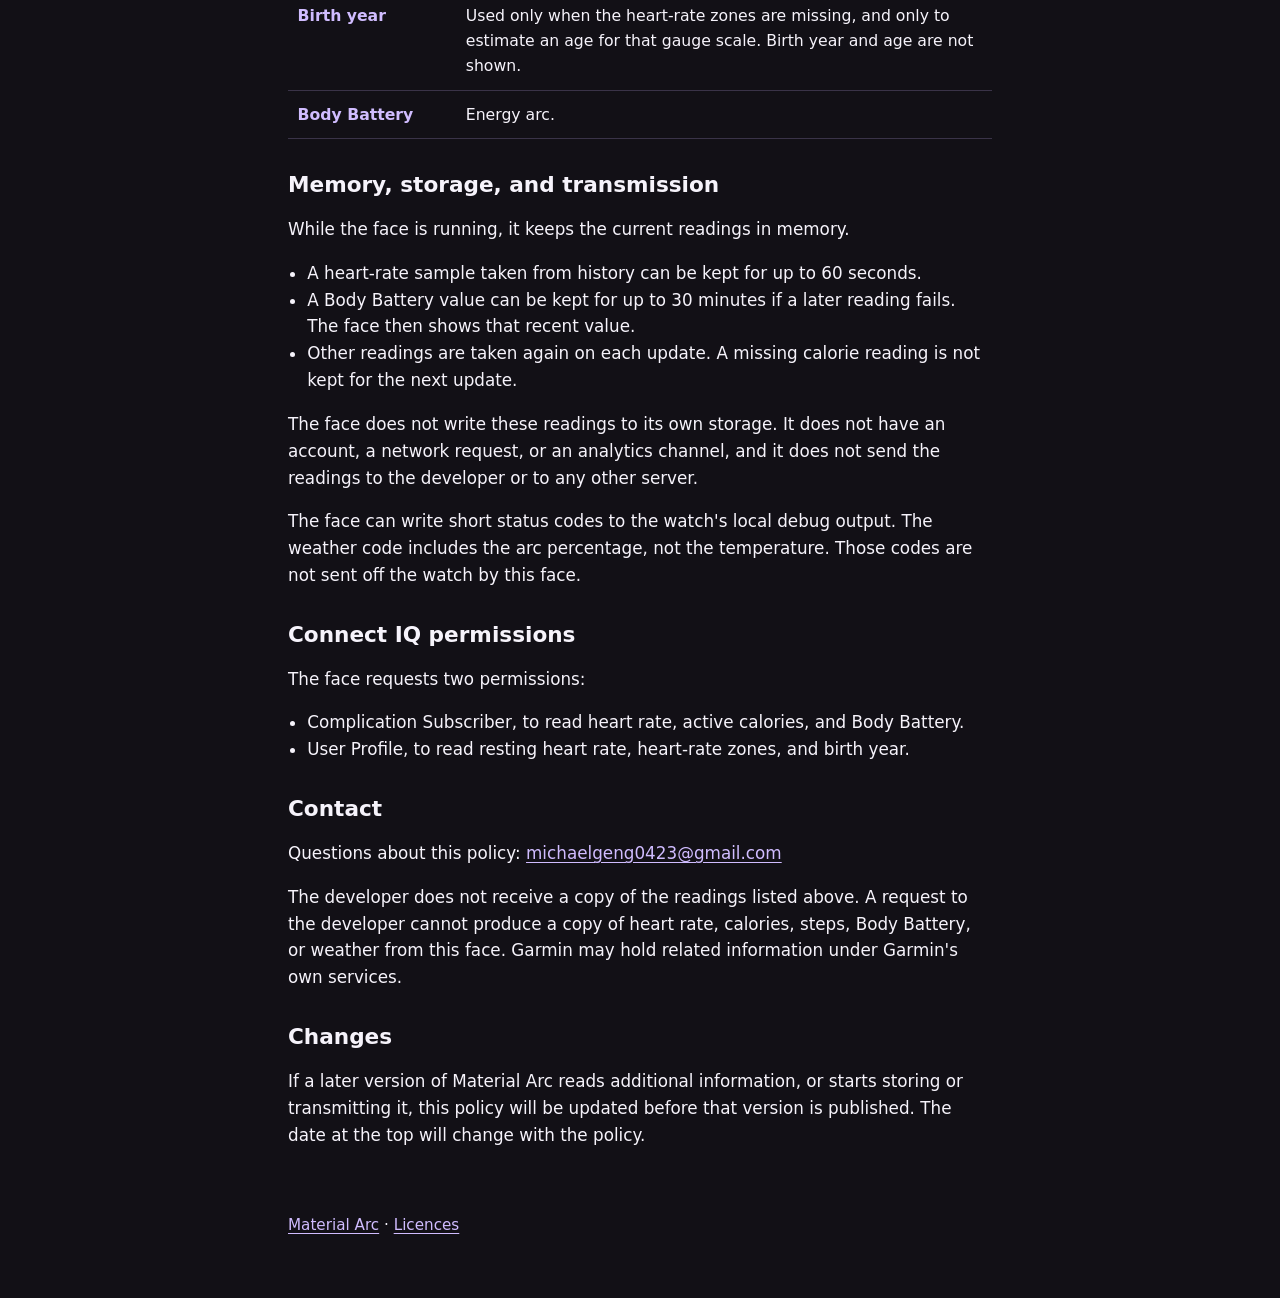
<file: privacy.html>
<!DOCTYPE html>
<html lang="en">
<head>
  <meta charset="utf-8">
  <meta name="viewport" content="width=device-width, initial-scale=1">
  <title>Privacy policy — Material Arc</title>
  <meta name="description" content="Privacy policy for the Material Arc watch face on Garmin Venu 3.">
  <link rel="stylesheet" href="style.css">
</head>
<body>
  <a class="skip" href="#content">Skip to content</a>
  <header>
    <p class="banner"><strong>Local preview. Not published.</strong> The effective date and legal name below are still placeholders. They are not a date or a legal name. The support email is the approved public address.</p>
    <nav aria-label="Pages">
      <ul>
        <li><a href="index.html">Overview</a></li>
        <li><a href="privacy.html" aria-current="page">Privacy</a></li>
        <li><a href="licenses.html">Licences</a></li>
      </ul>
    </nav>
  </header>
  <main id="content">
    <h1>Privacy policy</h1>
    <p class="tagline">Material Arc</p>
    <p>Effective date: <span class="placeholder"><span class="placeholder-label">Placeholder</span>[EFFECTIVE_DATE]</span></p>
    <p>Material Arc is a watch face for the Garmin Venu 3, published by an individual under the public name Material Arc Studio ("the developer"). Material Arc Studio is a display name. It is not a registered company. The developer's legal name, <span class="placeholder"><span class="placeholder-label">Placeholder</span>[LEGAL_DEVELOPER_NAME]</span>, has not been added yet. This policy describes that watch face. It describes the behavior of the approved Beta 10 implementation, which is the functional baseline for public version 1.0.0.</p>
    <p>This policy does not describe Garmin Connect, the watch's operating system, or any other application. Garmin may store and sync health and activity information under Garmin's own terms. Material Arc does not control that.</p>

    <h2>Information the face uses</h2>
    <p>The face reads information that is already on the watch, and only so it can draw the face.</p>
    <table>
      <thead>
        <tr><th scope="col">Information</th><th scope="col">Why it is used</th></tr>
      </thead>
      <tbody>
        <tr>
          <th scope="row">Time and date</th>
          <td>Clock, weekday, and date. The 12-hour or 24-hour choice follows the watch setting. Weekday names are English.</td>
        </tr>
        <tr>
          <th scope="row">Weather</th>
          <td>Current temperature, weather condition, and today's forecast low and high, for the weather arc and icon. The temperature is shown as a whole number of degrees Celsius. An observation older than three hours is not shown as the current temperature. The face does not read a location or a place name.</td>
        </tr>
        <tr>
          <th scope="row">Battery level</th>
          <td>Battery arc, and the battery percentage on the always-on display.</td>
        </tr>
        <tr>
          <th scope="row">Notification count</th>
          <td>A notification icon and count when notifications are waiting. The text of a notification is not read.</td>
        </tr>
        <tr>
          <th scope="row">Steps and step goal</th>
          <td>Steps arc. The arc shows progress toward the watch's step goal.</td>
        </tr>
        <tr>
          <th scope="row">Active calories</th>
          <td>Number in the calorie gauge.</td>
        </tr>
        <tr>
          <th scope="row">Total calories</th>
          <td>How full the calorie ring is, compared with active calories. The total is not shown as its own number.</td>
        </tr>
        <tr>
          <th scope="row">Heart rate</th>
          <td>Number and position on the heart gauge. The face uses the heart-rate complication. If that reading is missing, it uses the latest sample from the watch's recent heart-rate history.</td>
        </tr>
        <tr>
          <th scope="row">Resting heart rate and heart-rate zones</th>
          <td>Where to place the current heart rate on the gauge. These values are not shown as numbers.</td>
        </tr>
        <tr>
          <th scope="row">Birth year</th>
          <td>Used only when the heart-rate zones are missing, and only to estimate an age for that gauge scale. Birth year and age are not shown.</td>
        </tr>
        <tr>
          <th scope="row">Body Battery</th>
          <td>Energy arc.</td>
        </tr>
      </tbody>
    </table>

    <h2>Memory, storage, and transmission</h2>
    <p>While the face is running, it keeps the current readings in memory.</p>
    <ul>
      <li>A heart-rate sample taken from history can be kept for up to 60 seconds.</li>
      <li>A Body Battery value can be kept for up to 30 minutes if a later reading fails. The face then shows that recent value.</li>
      <li>Other readings are taken again on each update. A missing calorie reading is not kept for the next update.</li>
    </ul>
    <p>The face does not write these readings to its own storage. It does not have an account, a network request, or an analytics channel, and it does not send the readings to the developer or to any other server.</p>
    <p>The face can write short status codes to the watch's local debug output. The weather code includes the arc percentage, not the temperature. Those codes are not sent off the watch by this face.</p>

    <h2>Connect IQ permissions</h2>
    <p>The face requests two permissions:</p>
    <ul>
      <li>Complication Subscriber, to read heart rate, active calories, and Body Battery.</li>
      <li>User Profile, to read resting heart rate, heart-rate zones, and birth year.</li>
    </ul>

    <h2>Contact</h2>
    <p>Questions about this policy: <a href="mailto:michaelgeng0423@gmail.com">michaelgeng0423@gmail.com</a></p>
    <p>The developer does not receive a copy of the readings listed above. A request to the developer cannot produce a copy of heart rate, calories, steps, Body Battery, or weather from this face. Garmin may hold related information under Garmin's own services.</p>

    <h2>Changes</h2>
    <p>If a later version of Material Arc reads additional information, or starts storing or transmitting it, this policy will be updated before that version is published. The date at the top will change with the policy.</p>
  </main>
  <footer>
    <p><a href="index.html">Material Arc</a> · <a href="licenses.html">Licences</a></p>
  </footer>
</body>
</html>
</file>
<file: style.css>
:root {
  color-scheme: dark;
  --bg: #121016;
  --surface: #1c1824;
  --text: #f6f3fb;
  --muted: #d5d0de;
  --accent: #d0bcff;
  --line: #3a3348;
  --placeholder: #3a2e52;
  --banner: #2a2436;
}

* { box-sizing: border-box; }

html { scroll-behavior: smooth; }

body {
  margin: 0;
  background: var(--bg);
  color: var(--text);
  font-family: system-ui, -apple-system, "Segoe UI", sans-serif;
  font-size: 1.05rem;
  line-height: 1.6;
}

a {
  color: var(--accent);
  text-underline-offset: 0.18em;
}

a:hover { text-decoration-thickness: 2px; }

a:focus-visible,
.skip:focus {
  outline: 3px solid var(--accent);
  outline-offset: 3px;
}

.skip {
  position: absolute;
  left: 1rem;
  top: -4rem;
  background: var(--text);
  color: var(--bg);
  padding: 0.5rem 0.8rem;
  z-index: 2;
}

.skip:focus { top: 0.6rem; }

header, main, footer {
  width: min(44rem, calc(100% - 2rem));
  margin-inline: auto;
}

header { padding-top: 1.25rem; }

.banner {
  background: var(--banner);
  border: 1px solid var(--line);
  border-radius: 12px;
  padding: 0.85rem 1rem;
  margin: 0 0 1.25rem;
}

.banner strong { display: block; }

nav ul {
  display: flex;
  flex-wrap: wrap;
  gap: 0.5rem 1rem;
  list-style: none;
  padding: 0;
  margin: 0 0 1.5rem;
}

nav a {
  display: inline-block;
  min-height: 2.5rem;
  line-height: 2.5rem;
  text-decoration: none;
  border-bottom: 2px solid transparent;
}

nav a[aria-current="page"] {
  border-bottom-color: var(--accent);
  color: var(--text);
}

h1 {
  font-size: clamp(2rem, 6vw, 3rem);
  line-height: 1.15;
  letter-spacing: -0.03em;
  margin: 0 0 0.35rem;
}

.tagline {
  color: var(--accent);
  font-size: 1.15rem;
  margin: 0 0 1.25rem;
}

h2 {
  font-size: 1.35rem;
  line-height: 1.3;
  margin: 2rem 0 0.6rem;
}

p, li { color: var(--text); }

.lede, .note { color: var(--muted); }

.card {
  background: var(--surface);
  border-radius: 16px;
  padding: 1rem 1.1rem;
  margin: 1rem 0;
}

ul { padding-left: 1.2rem; }

table {
  width: 100%;
  border-collapse: collapse;
  margin: 1rem 0 1.5rem;
  font-size: 0.98rem;
}

th, td {
  text-align: left;
  vertical-align: top;
  padding: 0.7rem 0.6rem;
  border-bottom: 1px solid var(--line);
}

th { color: var(--accent); font-weight: 650; }

.placeholder {
  display: inline-block;
  background: var(--placeholder);
  border: 1px dashed var(--accent);
  border-radius: 6px;
  padding: 0.05rem 0.4rem;
  font-family: ui-monospace, "SFMono-Regular", Menlo, monospace;
  font-size: 0.92em;
}

.placeholder-label {
  display: inline-block;
  margin-right: 0.35rem;
  font-family: system-ui, sans-serif;
  font-size: 0.72rem;
  letter-spacing: 0.04em;
  text-transform: uppercase;
  color: var(--accent);
}

pre.licence {
  background: var(--surface);
  color: var(--text);
  border-radius: 12px;
  padding: 1rem;
  overflow-x: auto;
  white-space: pre-wrap;
  font-family: ui-monospace, "SFMono-Regular", Menlo, monospace;
  font-size: 0.82rem;
  line-height: 1.45;
}

footer {
  padding: 2rem 0 3rem;
  color: var(--muted);
  font-size: 0.95rem;
}

@media (max-width: 40rem) {
  body { font-size: 1rem; }
  th, td { display: block; width: 100%; }
  th { padding-bottom: 0; }
  td { padding-top: 0.2rem; }
}
</file>
